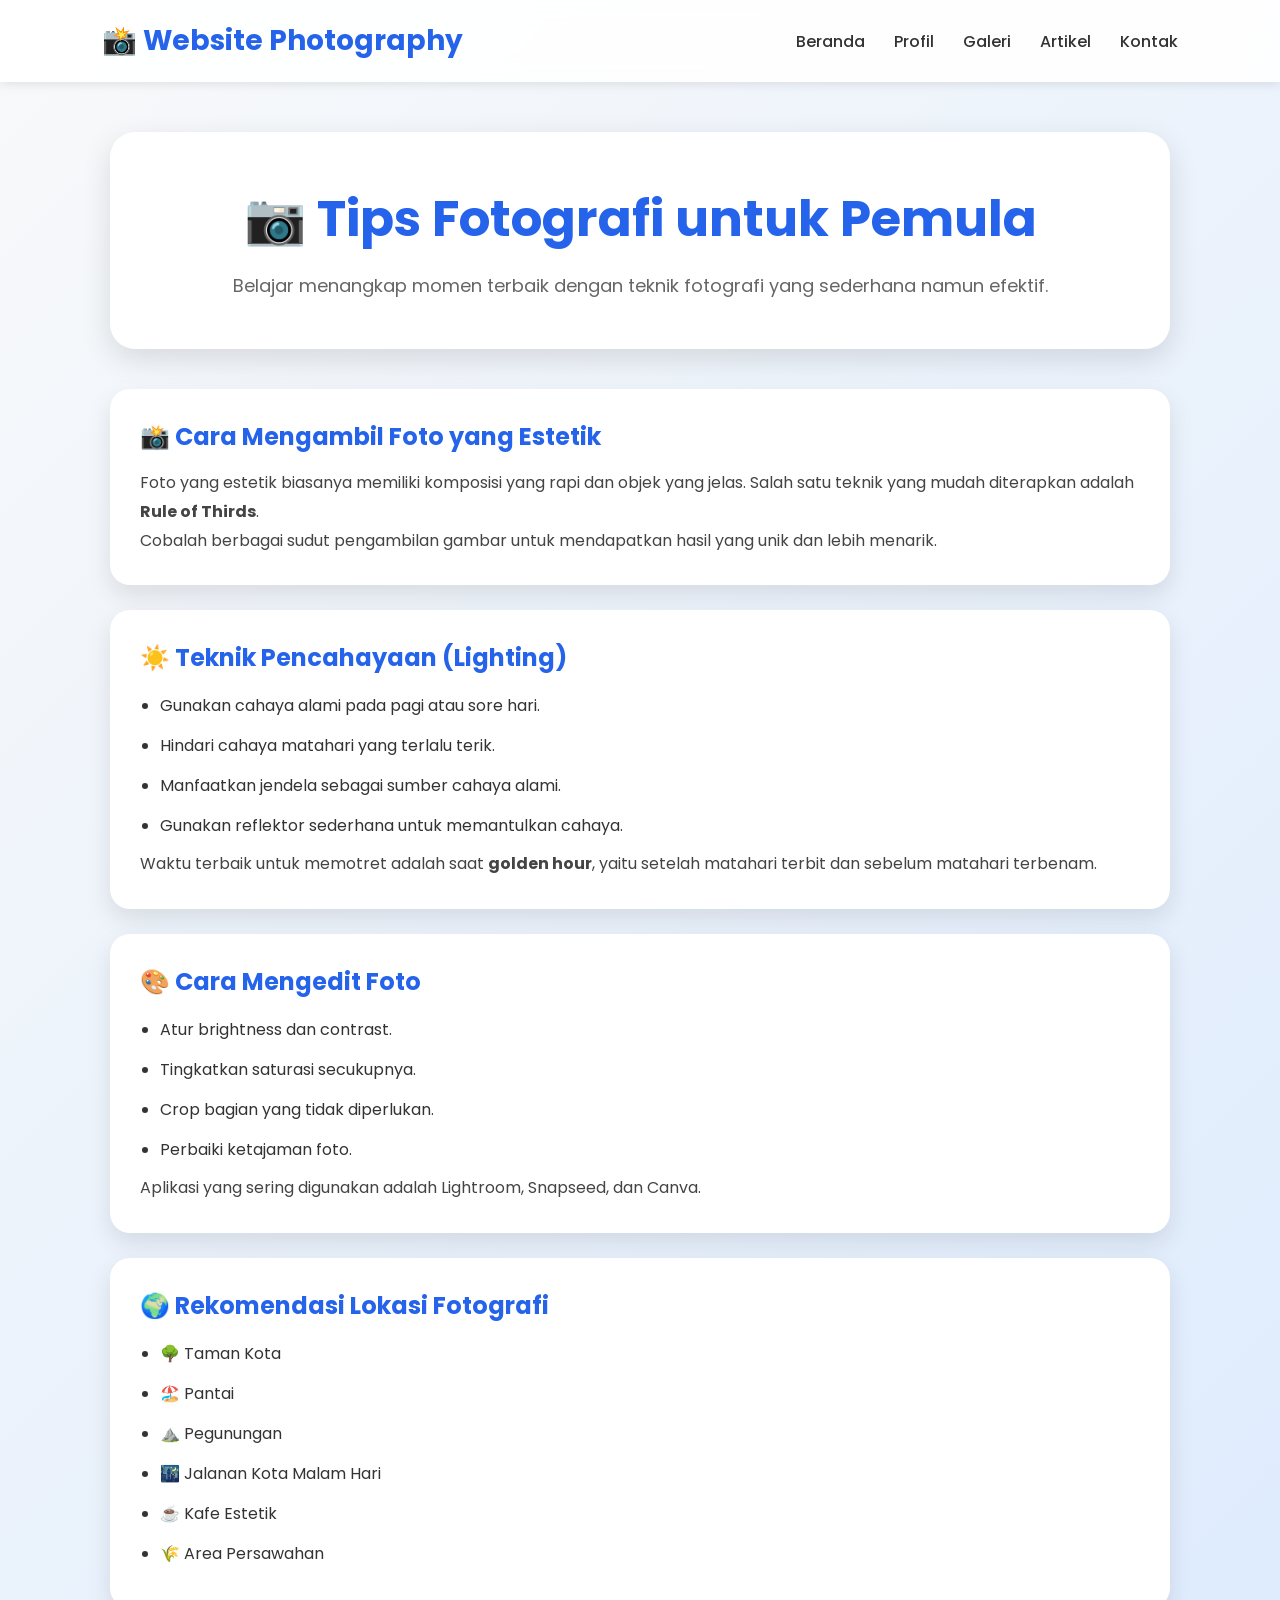
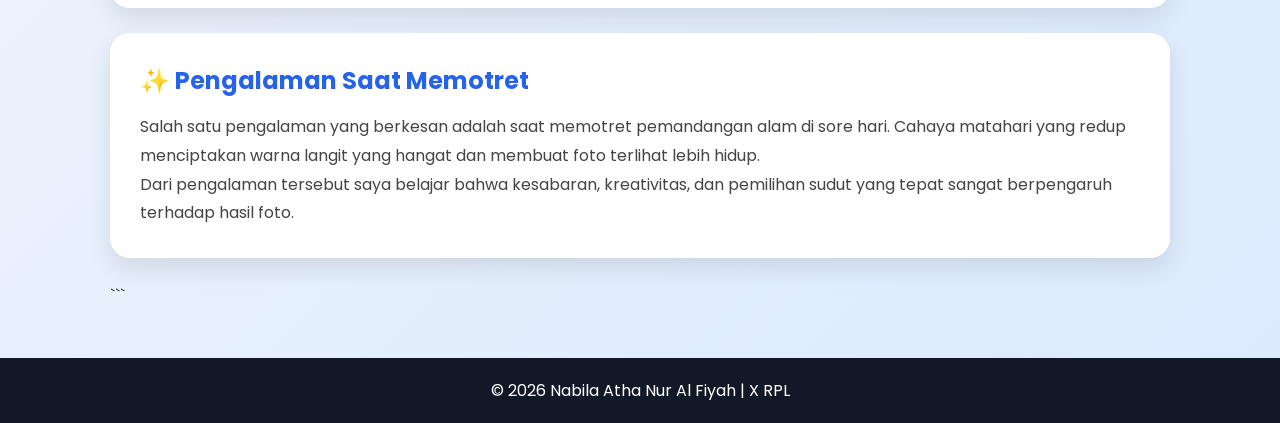
<file: simpan_php/artikel.html>
<!DOCTYPE html>
<html lang="en">
<head>
    <meta charset="UTF-8">
    <meta name="viewport" content="width=device-width, initial-scale=1.0">
    <link rel="stylesheet" href="style.css">
    <title>praktek-ujian</title>

</head>
<body>
    <header>
       <nav>
        <nav class="navbar">
        <div class="logo">📸 Website Photography</div>


    <div class="menu">
        <a href="index.html">Beranda</a>
        <a href="profil.html">Profil</a>
        <a href="galeri.html">Galeri</a>
        <a href="artikel.html">Artikel</a>
        <a href="kontak.html">Kontak</a>
    </div>
</nav>


</header>

<main class="article-page">


<section class="article-hero">
    <h1>📷 Tips Fotografi untuk Pemula</h1>
    <p>
        Belajar menangkap momen terbaik dengan teknik fotografi yang sederhana namun efektif.
    </p>
</section>

<section class="article-card">
    <h2>📸 Cara Mengambil Foto yang Estetik</h2>

    <p>
        Foto yang estetik biasanya memiliki komposisi yang rapi dan objek yang jelas.
        Salah satu teknik yang mudah diterapkan adalah <b>Rule of Thirds</b>.
    </p>

    <p>
        Cobalah berbagai sudut pengambilan gambar untuk mendapatkan hasil yang unik
        dan lebih menarik.
    </p>
</section>

<section class="article-card">
    <h2>☀️ Teknik Pencahayaan (Lighting)</h2>

    <ul>
        <li>Gunakan cahaya alami pada pagi atau sore hari.</li>
        <li>Hindari cahaya matahari yang terlalu terik.</li>
        <li>Manfaatkan jendela sebagai sumber cahaya alami.</li>
        <li>Gunakan reflektor sederhana untuk memantulkan cahaya.</li>
    </ul>

    <p>
        Waktu terbaik untuk memotret adalah saat <b>golden hour</b>,
        yaitu setelah matahari terbit dan sebelum matahari terbenam.
    </p>
</section>

<section class="article-card">
    <h2>🎨 Cara Mengedit Foto</h2>

    <ul>
        <li>Atur brightness dan contrast.</li>
        <li>Tingkatkan saturasi secukupnya.</li>
        <li>Crop bagian yang tidak diperlukan.</li>
        <li>Perbaiki ketajaman foto.</li>
    </ul>

    <p>
        Aplikasi yang sering digunakan adalah Lightroom, Snapseed, dan Canva.
    </p>
</section>

<section class="article-card">
    <h2>🌍 Rekomendasi Lokasi Fotografi</h2>

    <ul>
        <li>🌳 Taman Kota</li>
        <li>🏖️ Pantai</li>
        <li>⛰️ Pegunungan</li>
        <li>🌃 Jalanan Kota Malam Hari</li>
        <li>☕ Kafe Estetik</li>
        <li>🌾 Area Persawahan</li>
    </ul>
</section>

<section class="article-card">
    <h2>✨ Pengalaman Saat Memotret</h2>

    <p>
        Salah satu pengalaman yang berkesan adalah saat memotret pemandangan
        alam di sore hari. Cahaya matahari yang redup menciptakan warna langit
        yang hangat dan membuat foto terlihat lebih hidup.
    </p>

    <p>
        Dari pengalaman tersebut saya belajar bahwa kesabaran, kreativitas,
        dan pemilihan sudut yang tepat sangat berpengaruh terhadap hasil foto.
    </p>
</section>
```

</main>

<footer>
    &copy; 2026 Nabila Atha Nur Al Fiyah | X RPL
</footer>

</body>
</html>
</file>
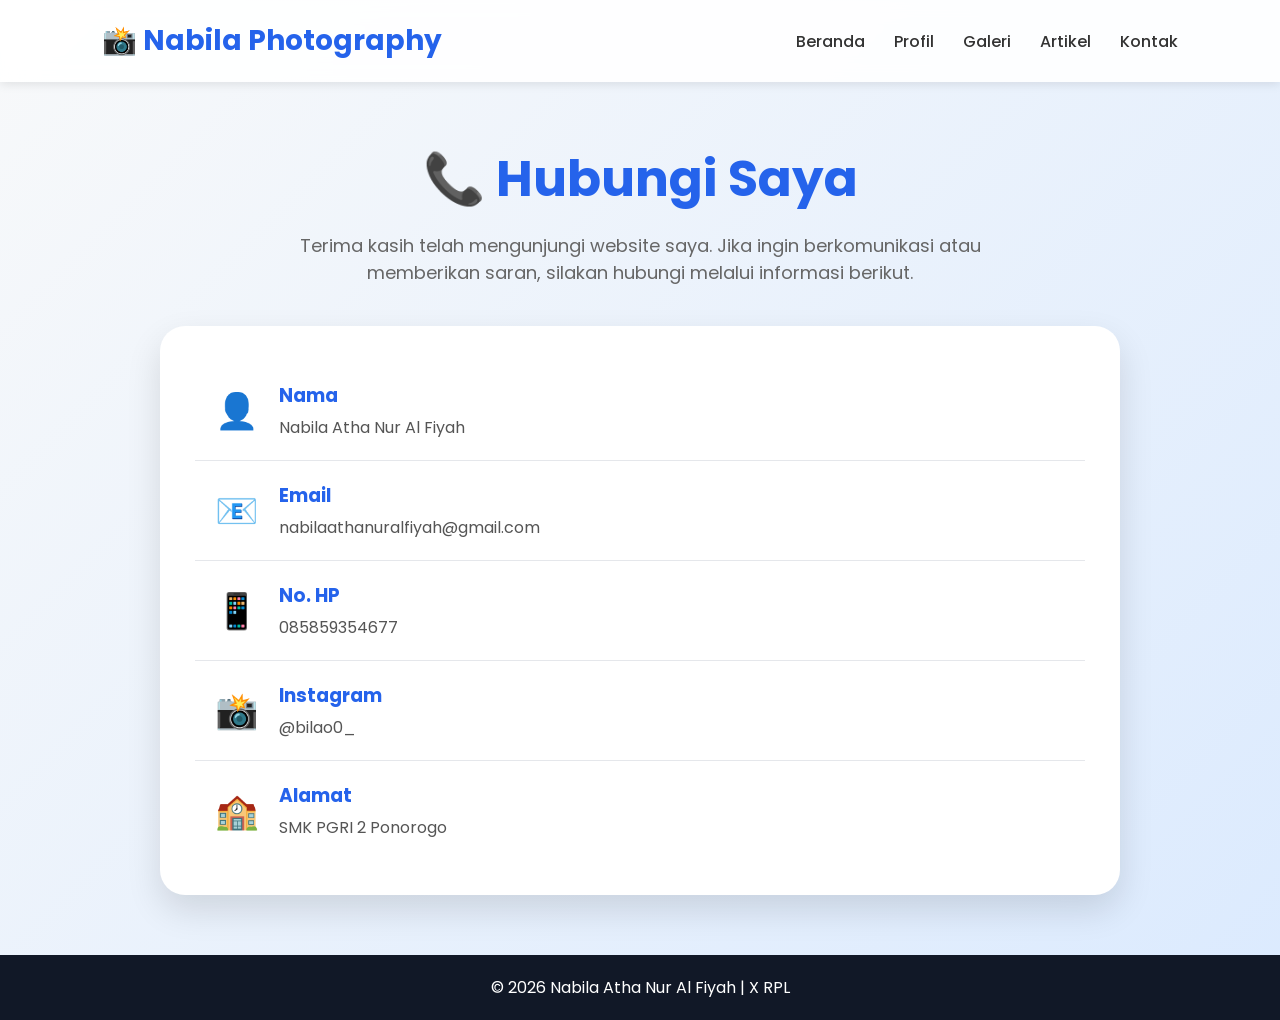
<file: simpan_php/kontak.html>
<!DOCTYPE html>
<html lang="en">
<head>
    <meta charset="UTF-8">
    <meta name="viewport" content="width=device-width, initial-scale=1.0">
     <link rel="stylesheet" href="style.css">
    <title>praktek-ujian</title>
</head>
<body>
    <header>
       <nav>
          
       <!DOCTYPE html>

<html lang="id">
<head>
    <meta charset="UTF-8">
    <meta name="viewport" content="width=device-width, initial-scale=1.0">
    <title>Kontak | Nabila Photography</title>
    <link rel="stylesheet" href="style.css">
</head>

<body>

<header>
    <nav class="navbar">
        <div class="logo">📸 Nabila Photography</div>
    <div class="menu">
        <a href="index.html">Beranda</a>
        <a href="profil.html">Profil</a>
        <a href="galeri.html">Galeri</a>
        <a href="artikel.html">Artikel</a>
        <a href="kontak.html">Kontak</a>
    </div>
</nav>

</header>

<main class="contact-page">

<div class="contact-header">
    <h1>📞 Hubungi Saya</h1>
    <p>
        Terima kasih telah mengunjungi website saya.
        Jika ingin berkomunikasi atau memberikan saran,
        silakan hubungi melalui informasi berikut.
    </p>
</div>

<div class="contact-card">

    <div class="contact-item">
        <span>👤</span>
        <div>
            <h3>Nama</h3>
            <p>Nabila Atha Nur Al Fiyah</p>
        </div>
    </div>

    <div class="contact-item">
        <span>📧</span>
        <div>
            <h3>Email</h3>
            <p>nabilaathanuralfiyah@gmail.com</p>
        </div>
    </div>

    <div class="contact-item">
        <span>📱</span>
        <div>
            <h3>No. HP</h3>
            <p>085859354677</p>
        </div>
    </div>

    <div class="contact-item">
        <span>📸</span>
        <div>
            <h3>Instagram</h3>
            <p>@bilao0_</p>
        </div>
    </div>

    <div class="contact-item">
        <span>🏫</span>
        <div>
            <h3>Alamat</h3>
            <p>SMK PGRI 2 Ponorogo</p>
        </div>
    </div>

</div>
</main>

<footer>
    &copy; 2026 Nabila Atha Nur Al Fiyah | X RPL
</footer>

</body>
</html>
</file>
<file: simpan_php/style.css>
@import url('https://fonts.googleapis.com/css2?family=Poppins:wght@300;400;500;600;700&display=swap');

*{
    margin:0;
    padding:0;
    box-sizing:border-box;
    font-family:'Poppins',sans-serif;
}

body{
    background: linear-gradient(135deg,#f8f9fa,#dbeafe);
    color:#333;
}

/* NAVBAR */
.navbar{
    display:flex;
    justify-content:space-between;
    align-items:center;
    padding:20px 8%;
    background:rgba(255,255,255,0.9);
    backdrop-filter:blur(10px);
    box-shadow:0 2px 10px rgba(0,0,0,0.1);
}

.logo{
    font-size:28px;
    font-weight:700;
    color:#2563eb;
}

.menu a{
    text-decoration:none;
    margin-left:25px;
    color:#333;
    font-weight:500;
    transition:0.3s;
}

.menu a:hover{
    color:#2563eb;
}

/* HERO */
.hero{
    min-height:90vh;
    display:flex;
    justify-content:center;
    align-items:center;
    padding:50px;
}

.hero-content{
    text-align:center;
    max-width:900px;
    animation:fadeIn 1.5s ease;
}

.hero h1{
    font-size:60px;
    margin-bottom:20px;
}

.hero h1 span{
    color:#2563eb;
}

.hero p{
    font-size:18px;
    line-height:1.8;
    margin:20px 0;
}

.banner{
    width:100%;
    max-width:700px;
    border-radius:20px;
    margin:25px 0;
    box-shadow:0 10px 30px rgba(0,0,0,0.2);
    transition:0.5s;
}

.banner:hover{
    transform:scale(1.03);
}

blockquote{
    font-style:italic;
    color:#555;
    margin:30px auto;
    max-width:700px;
    line-height:1.8;
}

/* BUTTON */
.btn{
    display:inline-block;
    padding:15px 35px;
    background:#2563eb;
    color:white;
    text-decoration:none;
    border-radius:50px;
    font-weight:600;
    transition:0.3s;
}

.btn:hover{
    background:#1d4ed8;
    transform:translateY(-3px);
    box-shadow:0 8px 20px rgba(37,99,235,0.4);
}

/* FOOTER */
footer{
    background:#111827;
    color:white;
    text-align:center;
    padding:20px;
}

/* ANIMASI */
@keyframes fadeIn{
    from{
        opacity:0;
        transform:translateY(30px);
    }
    to{
        opacity:1;
        transform:translateY(0);
    }
}
/* PROFIL */
.profile-table{
    width:100%;
    max-width:700px;
    margin:30px auto;
    border-collapse:collapse;
    background:white;
    box-shadow:0 10px 25px rgba(0,0,0,0.1);
    border:3px solid #2563eb;
}

.profile-table th{
    background:#2563eb;
    color:white;
    padding:15px;
    font-size:18px;
    border:2px solid white;
}

.profile-table td{
    padding:15px 20px;
    border:2px solid #2563eb;
}

.profile-table td:first-child{
    font-weight:600;
    color:#2563eb;
    background:#f8fafc;
    width:35%;
}

.profile-table tr:nth-child(even){
    background:#f1f5f9;
}

.profile-table tr:hover{
    background:#dbeafe;
    transition:0.3s;
}
.table-box{
    background:white;
    padding:25px;
    border-radius:20px;
    box-shadow:0 15px 35px rgba(0,0,0,0.12);
    margin-top:25px;
}
/* GALERI */

.gallery-page{
padding:60px 8%;
}

.gallery-title{
text-align:center;
margin-bottom:50px;
}

.gallery-title h1{
font-size:50px;
color:#2563eb;
margin-bottom:10px;
}

.gallery-title p{
color:#666;
font-size:18px;
}

.gallery-container{
display:grid;
grid-template-columns:repeat(auto-fit,minmax(280px,1fr));
gap:25px;
}

.gallery-item{
background:white;
border-radius:20px;
overflow:hidden;
box-shadow:0 10px 25px rgba(0,0,0,0.12);
transition:0.4s;
}

.gallery-item:hover{
transform:translateY(-10px);
box-shadow:0 15px 35px rgba(37,99,235,0.25);
}

.gallery-item img{
width:100%;
height:250px;
object-fit:cover;
display:block;
}

.gallery-caption{
padding:18px;
text-align:center;
font-size:18px;
font-weight:600;
color:#2563eb;
background:white;
}
/* HALAMAN ARTIKEL */

.article-page{
max-width:1100px;
margin:auto;
padding:50px 20px;
}

.article-hero{
text-align:center;
background:white;
padding:50px;
border-radius:25px;
box-shadow:0 10px 30px rgba(0,0,0,0.12);
margin-bottom:40px;
}

.article-hero h1{
font-size:50px;
color:#2563eb;
margin-bottom:15px;
}

.article-hero p{
font-size:18px;
color:#666;
}

.article-card{
background:white;
padding:30px;
border-radius:20px;
margin-bottom:25px;
box-shadow:0 10px 25px rgba(0,0,0,0.1);
transition:0.4s;
}

.article-card:hover{
transform:translateY(-5px);
}

.article-card h2{
color:#2563eb;
margin-bottom:15px;
}

.article-card p{
line-height:1.8;
color:#444;
}

.article-card ul{
margin-left:20px;
line-height:2;
}

.article-card li{
margin-bottom:8px;
}
/* HALAMAN KONTAK */

.contact-page{
max-width:1000px;
margin:auto;
padding:60px 20px;
}

.contact-header{
text-align:center;
margin-bottom:40px;
}

.contact-header h1{
font-size:50px;
color:#2563eb;
margin-bottom:15px;
}

.contact-header p{
color:#666;
font-size:18px;
max-width:700px;
margin:auto;
}

.contact-card{
background:white;
border-radius:25px;
padding:35px;
box-shadow:0 15px 35px rgba(0,0,0,0.12);
}

.contact-item{
display:flex;
align-items:center;
gap:20px;
padding:20px;
border-bottom:1px solid #e5e7eb;
transition:0.3s;
}

.contact-item:last-child{
border-bottom:none;
}

.contact-item:hover{
background:#dbeafe;
border-radius:15px;
}

.contact-item span{
font-size:35px;
}

.contact-item h3{
color:#2563eb;
margin-bottom:5px;
}

.contact-item p{
color:#555;
}
</file>
